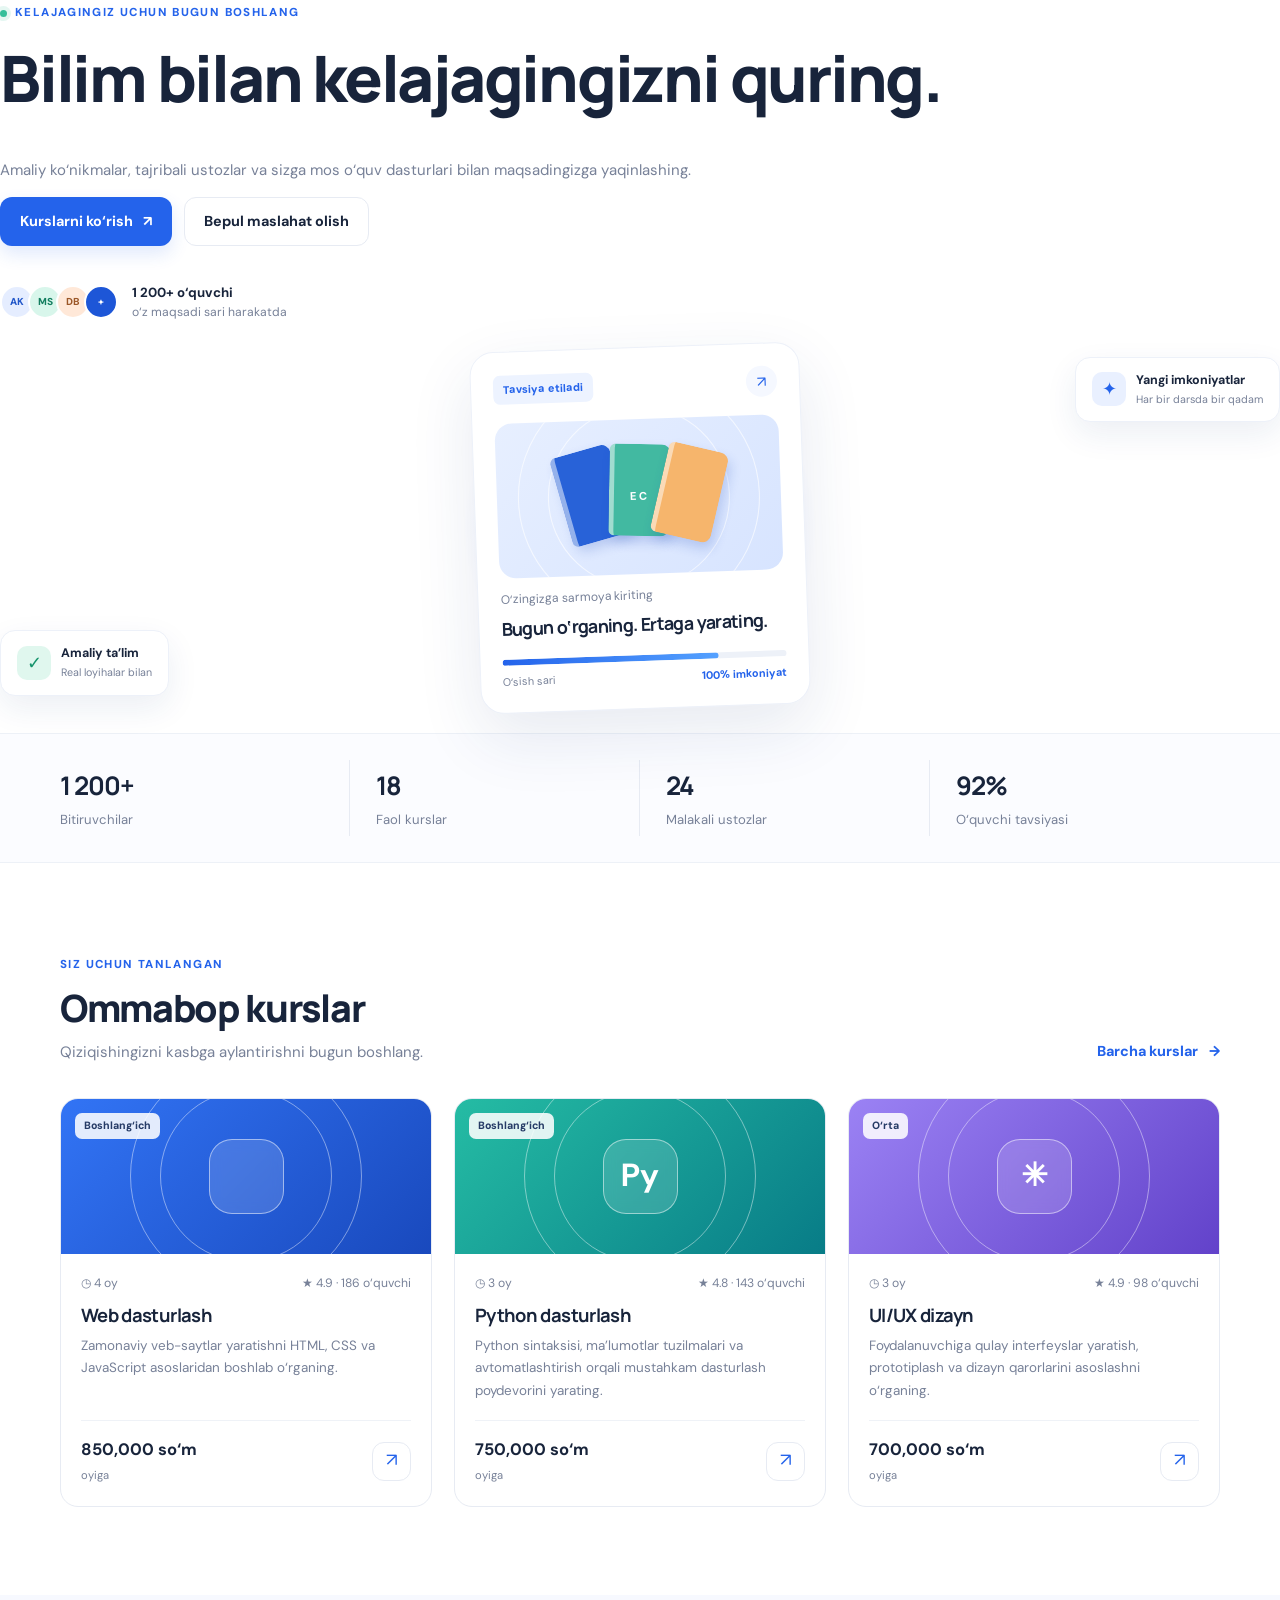
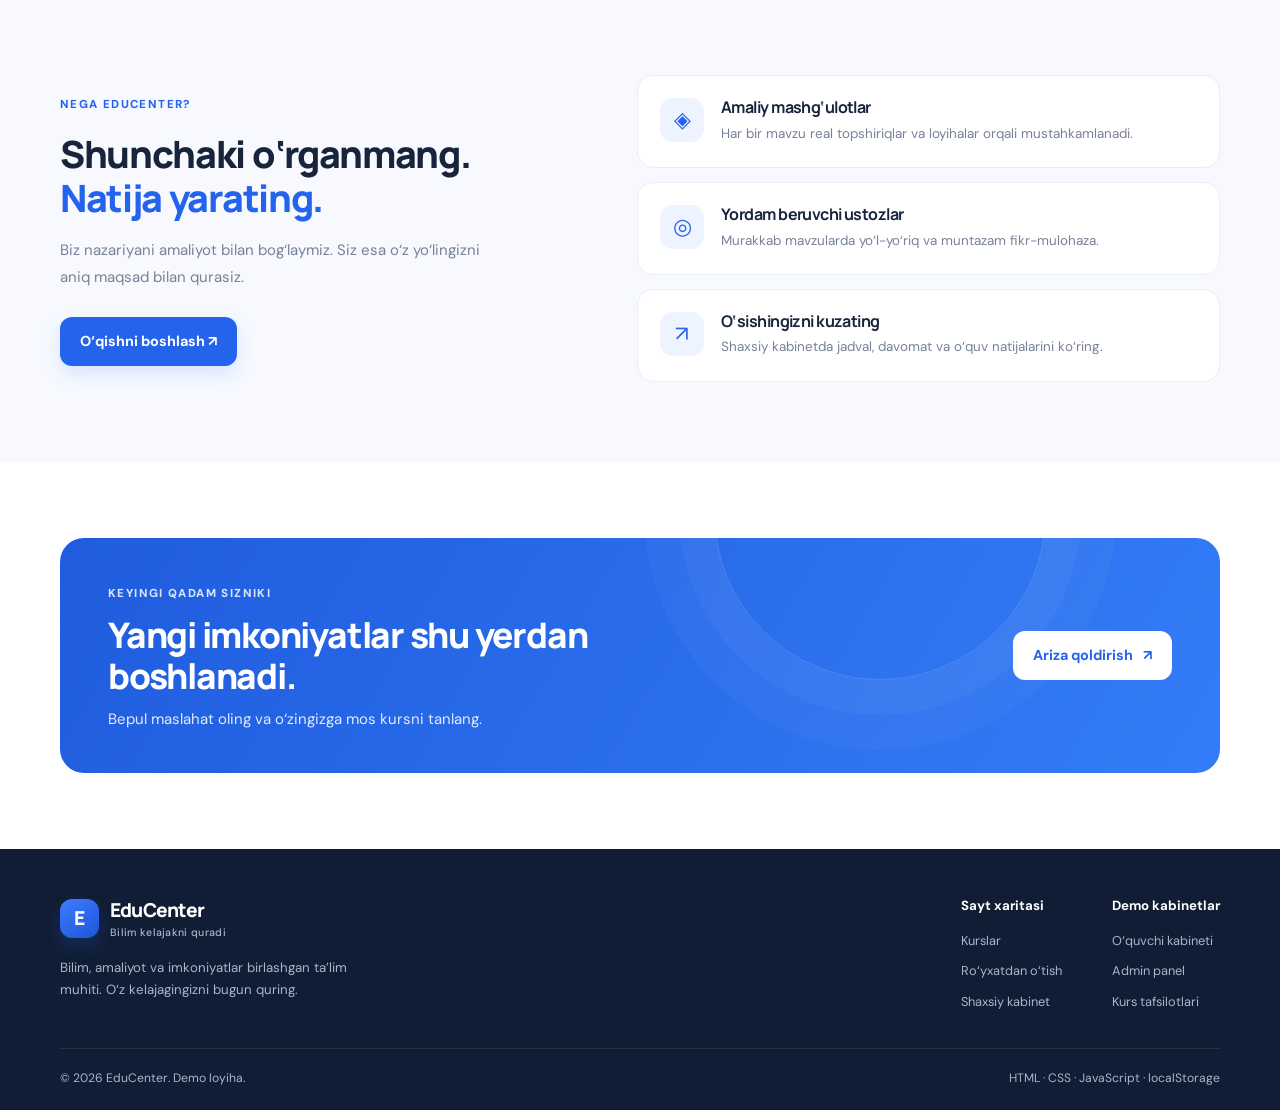
<file: index.html>
<!doctype html>
<html lang="uz">
<head>
  <meta charset="utf-8"><meta name="viewport" content="width=device-width, initial-scale=1">
  <title>EduCenter — Bilim kelajakni quradi</title>
  <link rel="stylesheet" href="css/style.css">
</head>
<body data-page="home">
  
        <span class="eyebrow"><span class="dot"></span> Kelajagingiz uchun bugun boshlang</span>
        <h1>Bilim bilan <span>kelajagingizni</span> quring.</h1>
        <p>Amaliy ko‘nikmalar, tajribali ustozlar va sizga mos o‘quv dasturlari bilan maqsadingizga yaqinlashing.</p>
        <div class="hero-actions"><a class="btn btn-primary" href="courses.html">Kurslarni ko‘rish <span>↗</span></a><a class="btn btn-light" href="register.html">Bepul maslahat olish</a></div>
        <div class="hero-proof"><div class="avatar-stack"><span>AK</span><span>MS</span><span>DB</span><span>+</span></div><div><strong>1 200+ o‘quvchi</strong><small>o‘z maqsadi sari harakatda</small></div></div>
      </div>
      <div class="hero-art">
        <div class="art-glow"></div><div class="floating-card card-top"><span class="mini-icon">✦</span><div><strong>Yangi imkoniyatlar</strong><small>Har bir darsda bir qadam</small></div></div>
        <div class="learning-card"><div class="learning-top"><span class="tag">Tavsiya etiladi</span><span class="round-icon">↗</span></div><div class="book-illustration"><div class="book book-one"></div><div class="book book-two"></div><div class="book book-three"></div><span>EC</span></div><p class="muted">O‘zingizga sarmoya kiriting</p><h3>Bugun o‘rganing. Ertaga yarating.</h3><div class="progress-line"><span></span></div><div class="progress-label"><span>O‘sish sari</span><strong>100% imkoniyat</strong></div></div>
        <div class="floating-card card-bottom"><span class="check-icon">✓</span><div><strong>Amaliy ta’lim</strong><small>Real loyihalar bilan</small></div></div>
      </div>
    </section>
    <section class="stats-strip"><div class="container stats-grid"><div><strong>1 200+</strong><span>Bitiruvchilar</span></div><div><strong>18</strong><span>Faol kurslar</span></div><div><strong>24</strong><span>Malakali ustozlar</span></div><div><strong>92%</strong><span>O‘quvchi tavsiyasi</span></div></div></section>
    <section class="section container"><div class="section-heading"><div><span class="eyebrow">Siz uchun tanlangan</span><h2>Ommabop kurslar</h2><p>Qiziqishingizni kasbga aylantirishni bugun boshlang.</p></div><a class="text-link" href="courses.html">Barcha kurslar <span>→</span></a></div><div class="course-grid" id="featured-courses"></div></section>
    <section class="why-section"><div class="container why-grid"><div><span class="eyebrow">Nega EduCenter?</span><h2>Shunchaki o‘rganmang.<br><span>Natija yarating.</span></h2><p class="muted">Biz nazariyani amaliyot bilan bog‘laymiz. Siz esa o‘z yo‘lingizni aniq maqsad bilan qurasiz.</p><a class="btn btn-primary" href="register.html">O‘qishni boshlash ↗</a></div><div class="benefit-list"><article class="benefit"><span class="benefit-icon">◈</span><div><h3>Amaliy mashg‘ulotlar</h3><p>Har bir mavzu real topshiriqlar va loyihalar orqali mustahkamlanadi.</p></div></article><article class="benefit"><span class="benefit-icon">◎</span><div><h3>Yordam beruvchi ustozlar</h3><p>Murakkab mavzularda yo‘l-yo‘riq va muntazam fikr-mulohaza.</p></div></article><article class="benefit"><span class="benefit-icon">↗</span><div><h3>O‘sishingizni kuzating</h3><p>Shaxsiy kabinetda jadval, davomat va o‘quv natijalarini ko‘ring.</p></div></article></div></div></section>
    <section class="cta container"><div><span class="eyebrow light-eyebrow">Keyingi qadam sizniki</span><h2>Yangi imkoniyatlar shu yerdan boshlanadi.</h2><p>Bepul maslahat oling va o‘zingizga mos kursni tanlang.</p></div><a class="btn btn-white" href="register.html">Ariza qoldirish <span>↗</span></a></section>
  </main>
  <div id="site-footer"></div>
  <script src="js/data.js"></script><script src="js/app.js"></script><script src="js/home.js"></script>
</body></html>
</file>
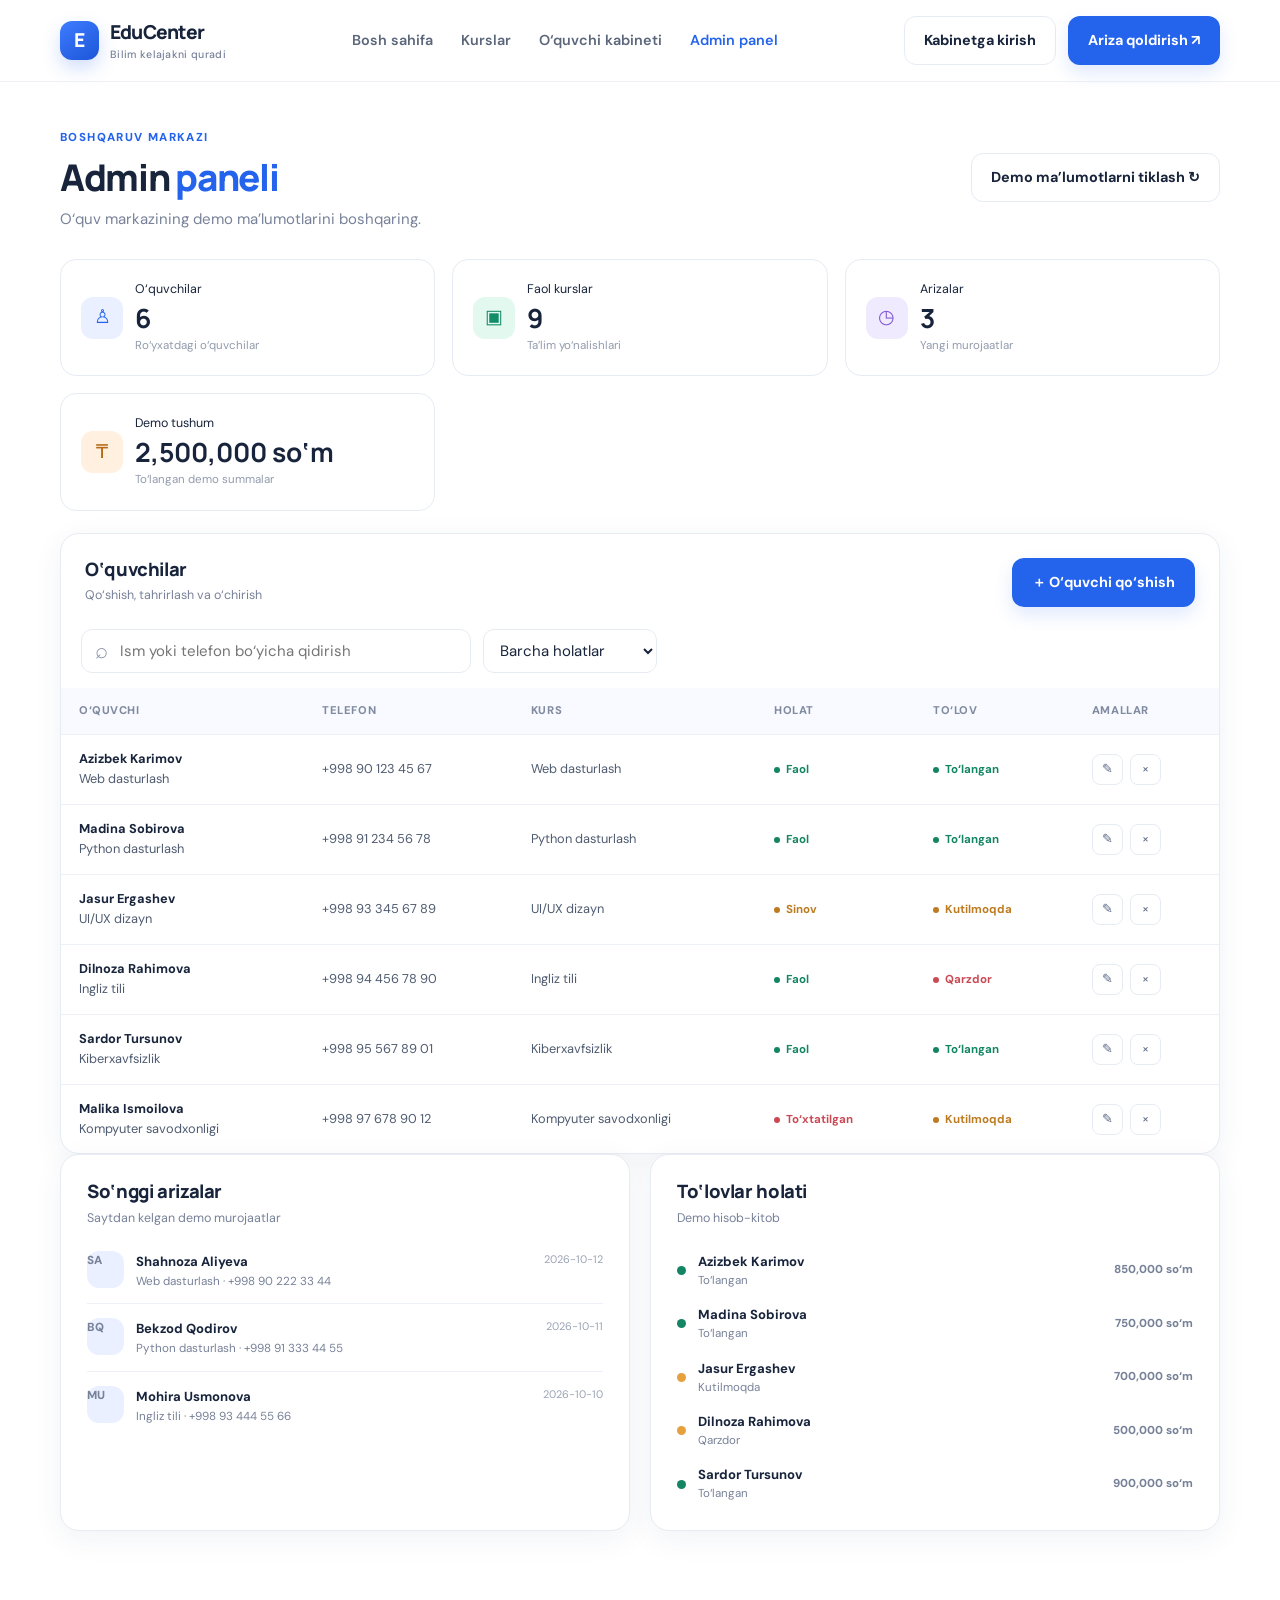
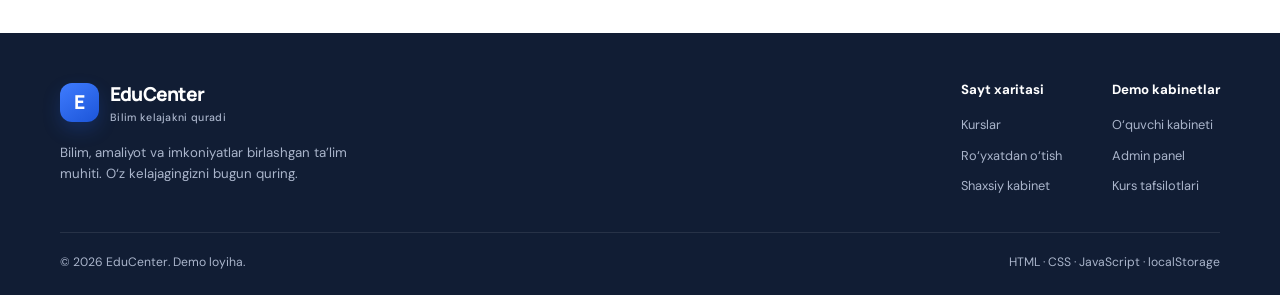
<file: admin.html>
<!doctype html><html lang="uz"><head><meta charset="utf-8"><meta name="viewport" content="width=device-width, initial-scale=1"><title>Admin panel — EduCenter</title><link rel="stylesheet" href="css/style.css"></head><body data-page="admin"><div id="site-header"></div><main class="container dashboard-main"><div class="dashboard-welcome"><div><span class="eyebrow">Boshqaruv markazi</span><h1>Admin <span>paneli</span></h1><p class="muted">O‘quv markazining demo ma’lumotlarini boshqaring.</p></div><button id="reset-demo" class="btn btn-light">Demo ma’lumotlarni tiklash ↻</button></div><div class="metric-grid"><article class="metric-card"><span class="metric-icon blue">♙</span><span class="muted">O‘quvchilar</span><strong id="admin-students">0</strong><small>Ro‘yxatdagi o‘quvchilar</small></article><article class="metric-card"><span class="metric-icon green">▣</span><span class="muted">Faol kurslar</span><strong id="admin-courses">0</strong><small>Ta’lim yo‘nalishlari</small></article><article class="metric-card"><span class="metric-icon purple">◷</span><span class="muted">Arizalar</span><strong id="admin-applications">0</strong><small>Yangi murojaatlar</small></article><article class="metric-card"><span class="metric-icon orange">₸</span><span class="muted">Demo tushum</span><strong id="admin-revenue">0</strong><small>To‘langan demo summalar</small></article></div><section class="panel table-panel"><div class="panel-heading admin-heading"><div><h2>O‘quvchilar</h2><p class="muted">Qo‘shish, tahrirlash va o‘chirish</p></div><button id="add-student" class="btn btn-primary">＋ O‘quvchi qo‘shish</button></div><div class="filter-bar compact"><label class="search-box"><span>⌕</span><input id="student-search" placeholder="Ism yoki telefon bo‘yicha qidirish"></label><select id="student-status-filter"><option value="all">Barcha holatlar</option><option value="Faol">Faol</option><option value="Sinov">Sinov</option><option value="To‘xtatilgan">To‘xtatilgan</option></select></div><div class="table-scroll"><table><thead><tr><th>O‘quvchi</th><th>Telefon</th><th>Kurs</th><th>Holat</th><th>To‘lov</th><th>Amallar</th></tr></thead><tbody id="admin-student-rows"></tbody></table></div><div id="admin-empty" class="empty-inline hidden">Hozircha mos o‘quvchi topilmadi.</div></section><div class="dashboard-columns"><section class="panel"><div class="panel-heading"><div><h2>So‘nggi arizalar</h2><p class="muted">Saytdan kelgan demo murojaatlar</p></div></div><div id="admin-app-list" class="application-list"></div></section><section class="panel"><div class="panel-heading"><div><h2>To‘lovlar holati</h2><p class="muted">Demo hisob-kitob</p></div></div><div id="admin-payment-list" class="payment-list"></div></section></div></main><dialog id="student-dialog" class="modal"><form id="student-form" method="dialog"><div class="modal-heading"><div><span class="eyebrow">O‘quvchi ma’lumotlari</span><h2 id="student-modal-title">O‘quvchi qo‘shish</h2></div><button type="button" class="icon-button" id="close-student-dialog" aria-label="Yopish">×</button></div><input type="hidden" name="id"><label>To‘liq ism<input name="name" required minlength="3" placeholder="Masalan, Ali Valiyev"></label><label>Telefon<input name="phone" required placeholder="+998 90 123 45 67"></label><label>Kurs<select name="courseId" id="admin-course-select" required></select></label><div class="form-row"><label>Holat<select name="status"><option>Faol</option><option>Sinov</option><option>To‘xtatilgan</option></select></label><label>To‘lov holati<select name="payment"><option value="paid">To‘langan</option><option value="pending">Kutilmoqda</option><option value="debt">Qarzdor</option></select></label></div><div class="modal-actions"><button type="button" class="btn btn-light" id="cancel-student-dialog">Bekor qilish</button><button type="submit" class="btn btn-primary">Saqlash</button></div></form></dialog><div id="site-footer"></div><script src="js/data.js"></script><script src="js/app.js"></script><script src="js/admin.js"></script></body></html>
</file>
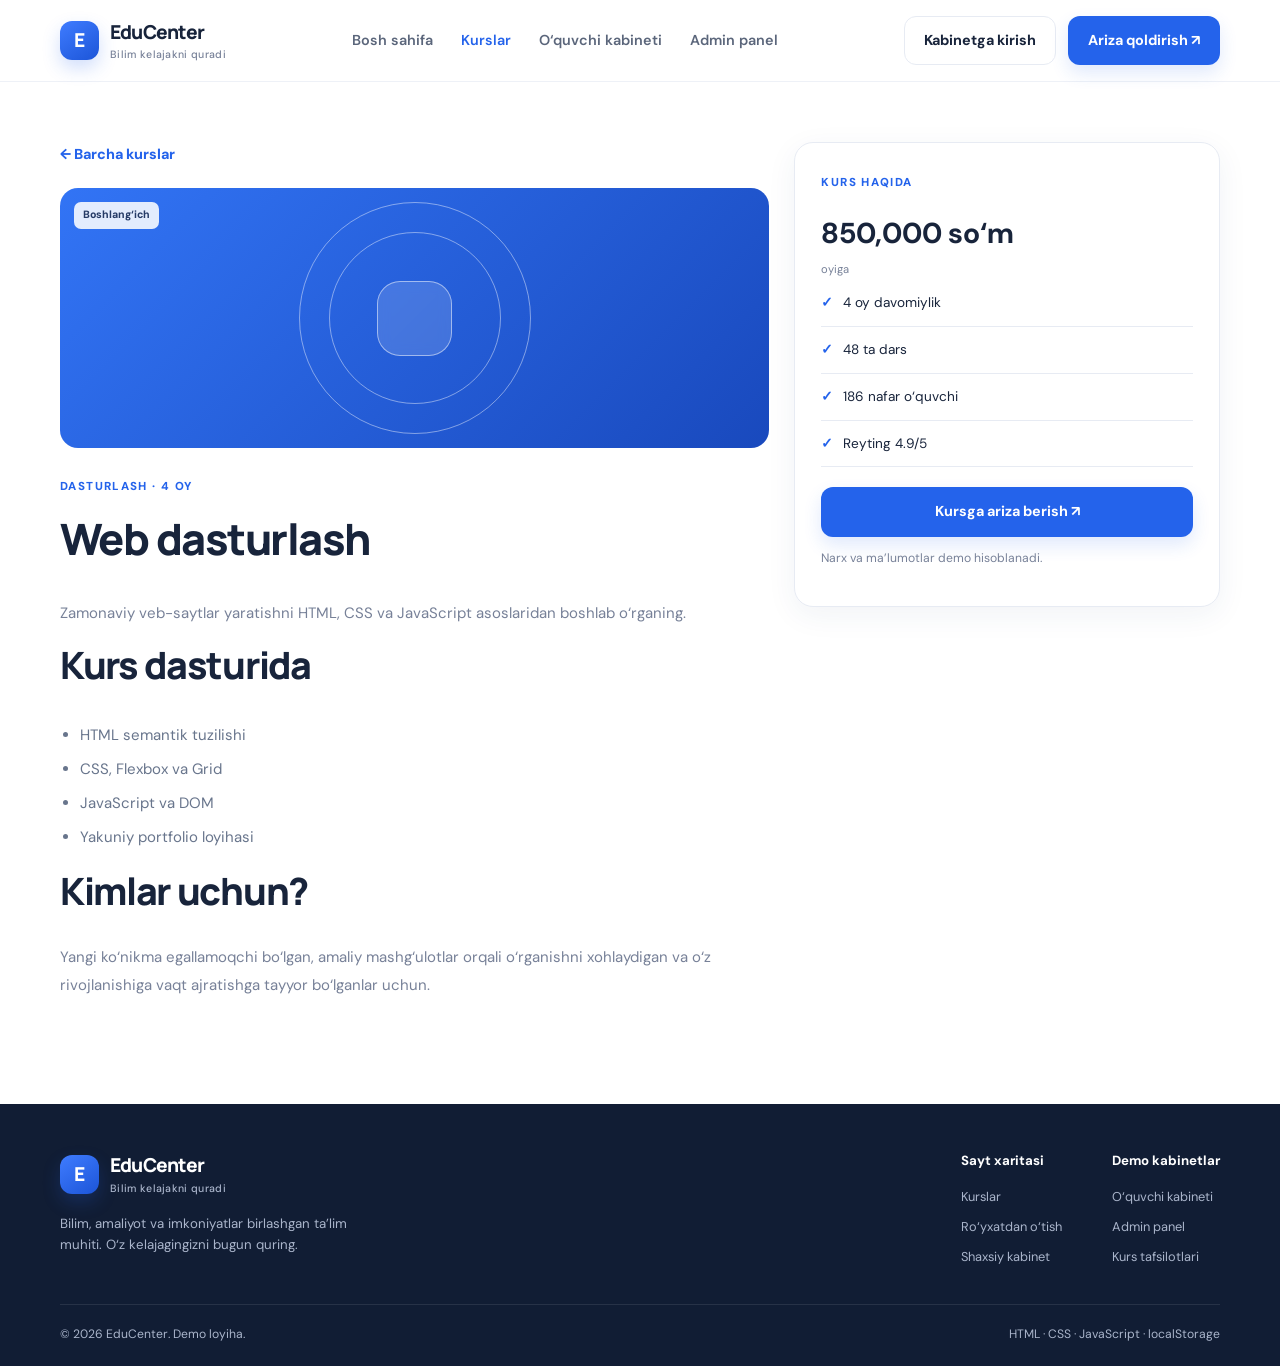
<file: course-detail.html>
<!doctype html><html lang="uz"><head><meta charset="utf-8"><meta name="viewport" content="width=device-width, initial-scale=1"><title>Kurs tafsilotlari — EduCenter</title><link rel="stylesheet" href="css/style.css"></head><body data-page="courses"><div id="site-header"></div><main class="container page-main" id="course-detail"><div class="loading-card">Kurs ma’lumotlari yuklanmoqda...</div></main><div id="site-footer"></div><script src="js/data.js"></script><script src="js/app.js"></script><script src="js/course-detail.js"></script></body></html>
</file>
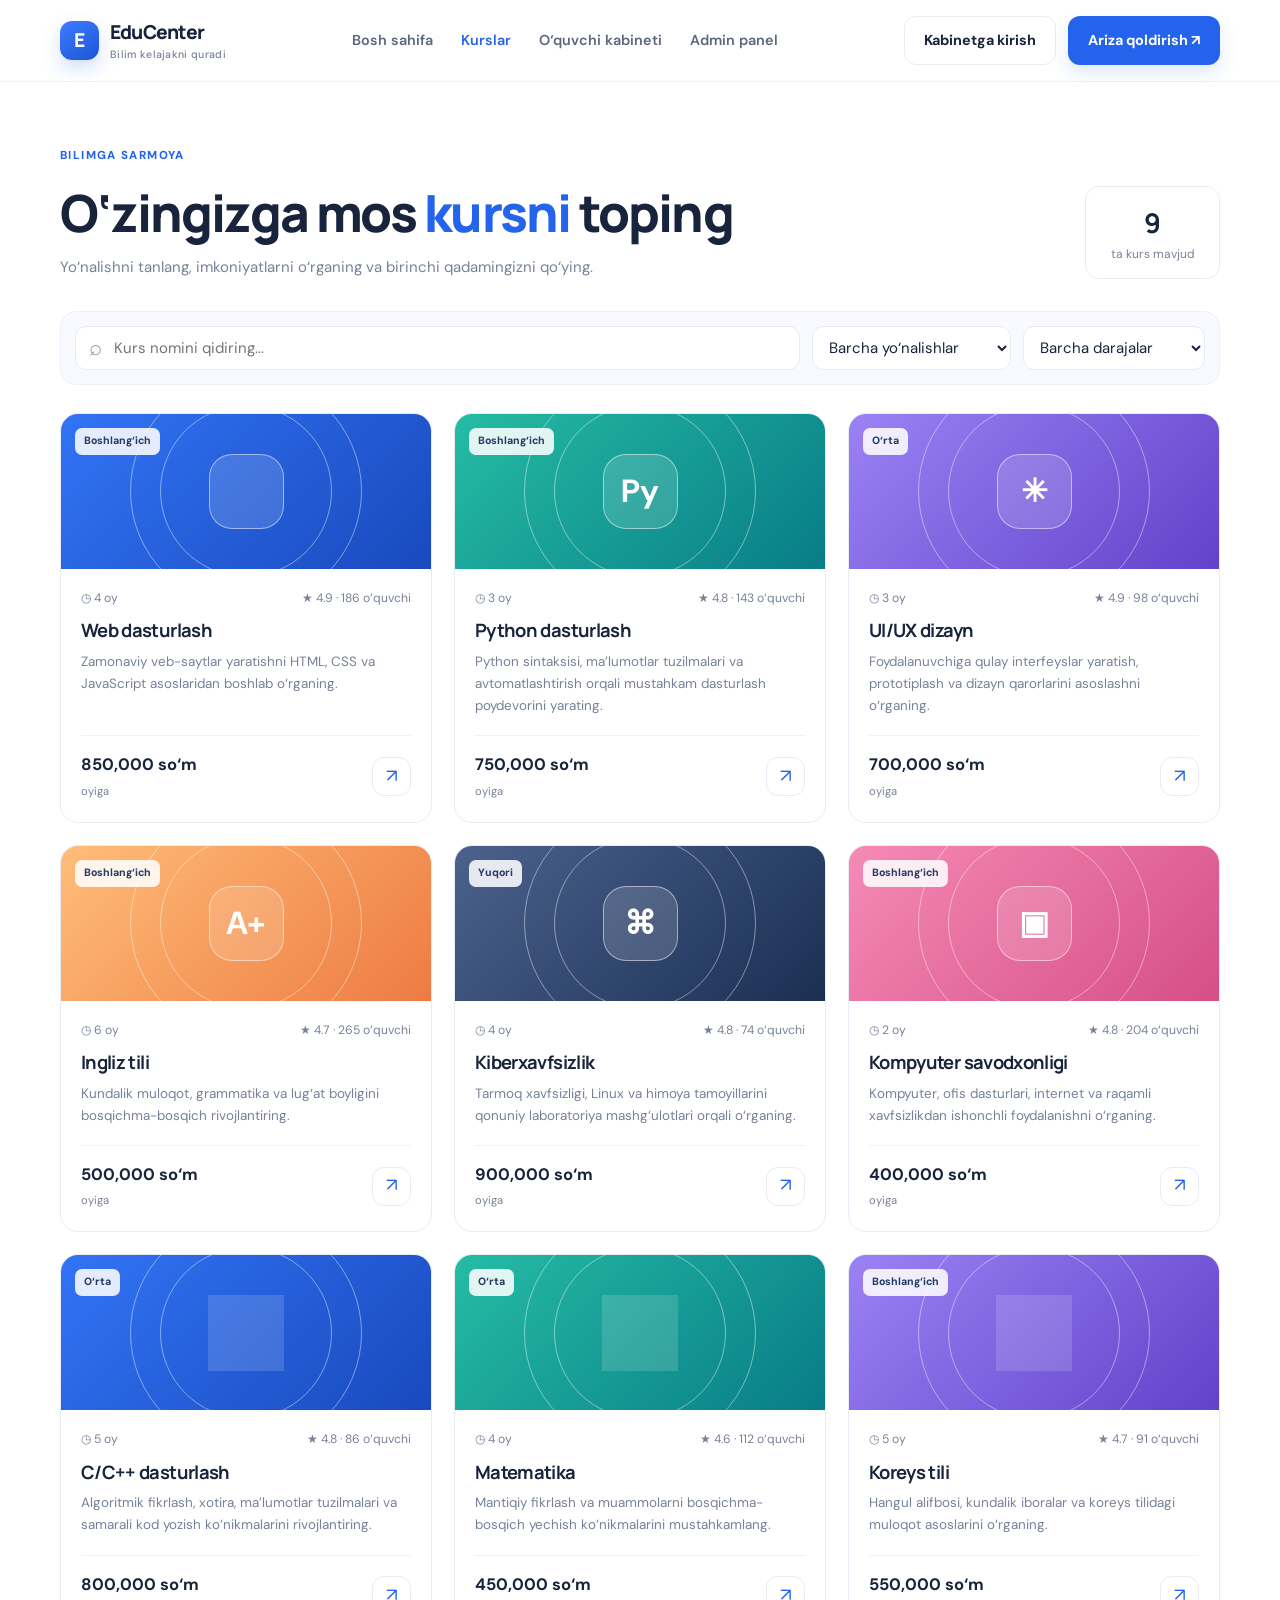
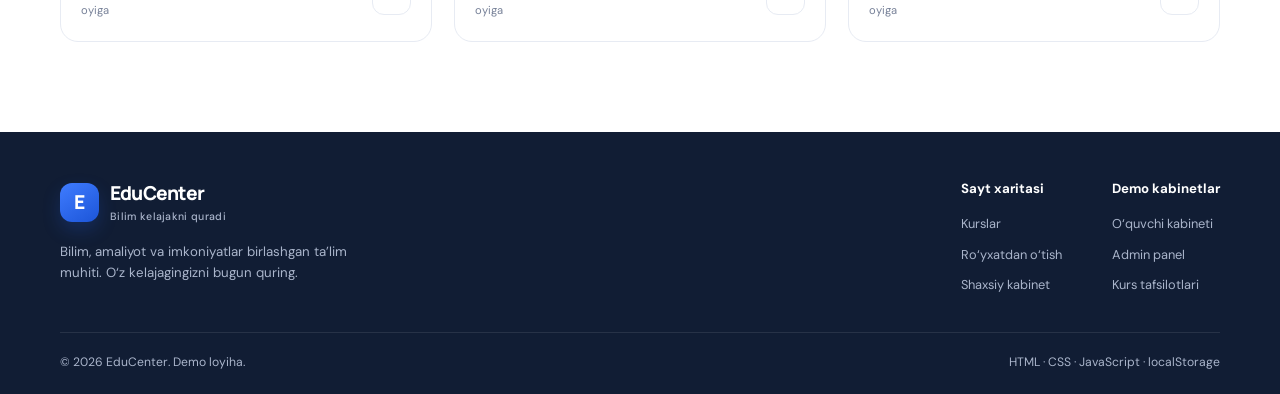
<file: courses.html>
<!doctype html><html lang="uz"><head><meta charset="utf-8"><meta name="viewport" content="width=device-width, initial-scale=1"><title>Kurslar — EduCenter</title><link rel="stylesheet" href="css/style.css"></head><body data-page="courses"><div id="site-header"></div><main class="container page-main"><div class="page-title"><div><span class="eyebrow">Bilimga sarmoya</span><h1>O‘zingizga mos <span>kursni</span> toping</h1><p>Yo‘nalishni tanlang, imkoniyatlarni o‘rganing va birinchi qadamingizni qo‘ying.</p></div><div class="page-stat"><strong id="course-count">0</strong><span>ta kurs mavjud</span></div></div><div class="filter-bar"><label class="search-box"><span>⌕</span><input id="course-search" placeholder="Kurs nomini qidiring..."></label><select id="category-filter" aria-label="Kategoriya"><option value="all">Barcha yo‘nalishlar</option></select><select id="level-filter" aria-label="Daraja"><option value="all">Barcha darajalar</option><option>Boshlang‘ich</option><option>O‘rta</option><option>Yuqori</option></select></div><div id="course-list" class="course-grid"></div><div id="empty-state" class="empty-state hidden"><span>⌕</span><h3>Kurs topilmadi</h3><p>Qidiruv so‘zini yoki filtrlarni o‘zgartirib ko‘ring.</p></div></main><div id="site-footer"></div><script src="js/data.js"></script><script src="js/app.js"></script><script src="js/courses.js"></script></body></html>
</file>
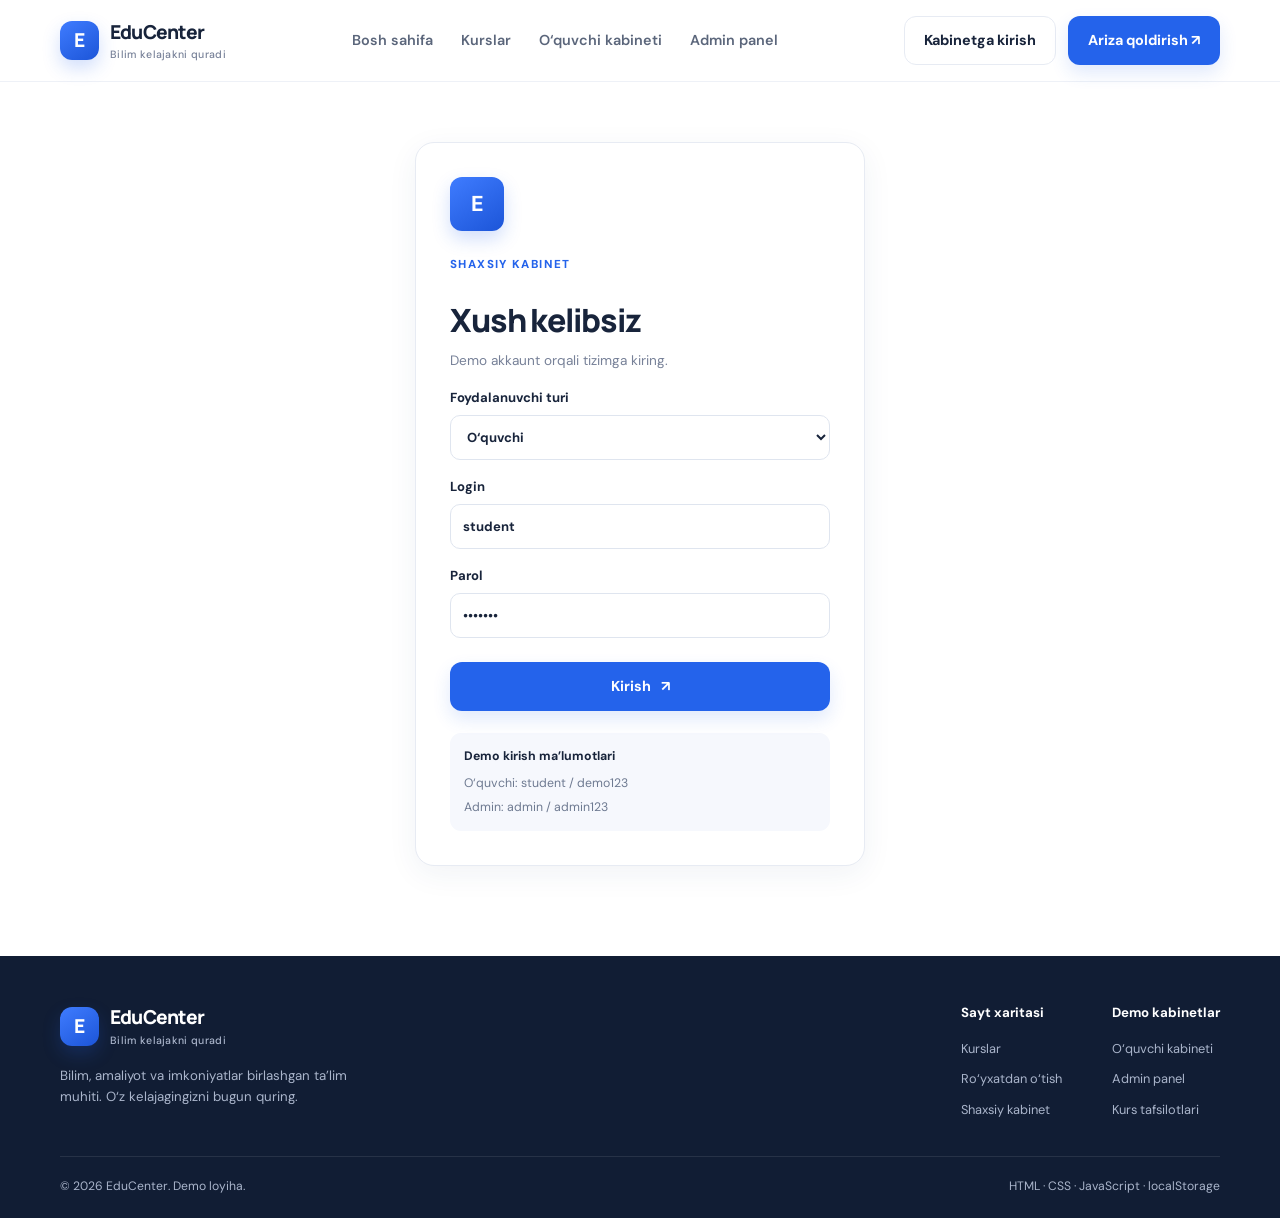
<file: login.html>
<!doctype html><html lang="uz"><head><meta charset="utf-8"><meta name="viewport" content="width=device-width, initial-scale=1"><title>Tizimga kirish — EduCenter</title><link rel="stylesheet" href="css/style.css"></head><body data-page="login"><div id="site-header"></div><main class="container page-main login-wrap"><form id="login-form" class="panel login-panel"><div class="brand-mark large">E</div><span class="eyebrow">Shaxsiy kabinet</span><h1>Xush kelibsiz</h1><p class="muted">Demo akkaunt orqali tizimga kiring.</p><label>Foydalanuvchi turi<select id="login-role"><option value="student">O‘quvchi</option><option value="admin">Administrator</option></select></label><label>Login<input id="login-name" required value="student" autocomplete="username"></label><label>Parol<input id="login-password" type="password" required value="demo123" autocomplete="current-password"></label><button class="btn btn-primary btn-full" type="submit">Kirish <span>↗</span></button><p id="login-feedback" class="form-feedback" role="status"></p><div class="demo-credentials"><strong>Demo kirish ma’lumotlari</strong><span>O‘quvchi: student / demo123</span><span>Admin: admin / admin123</span></div></form></main><div id="site-footer"></div><script src="js/data.js"></script><script src="js/app.js"></script><script src="js/auth.js"></script></body></html>
</file>
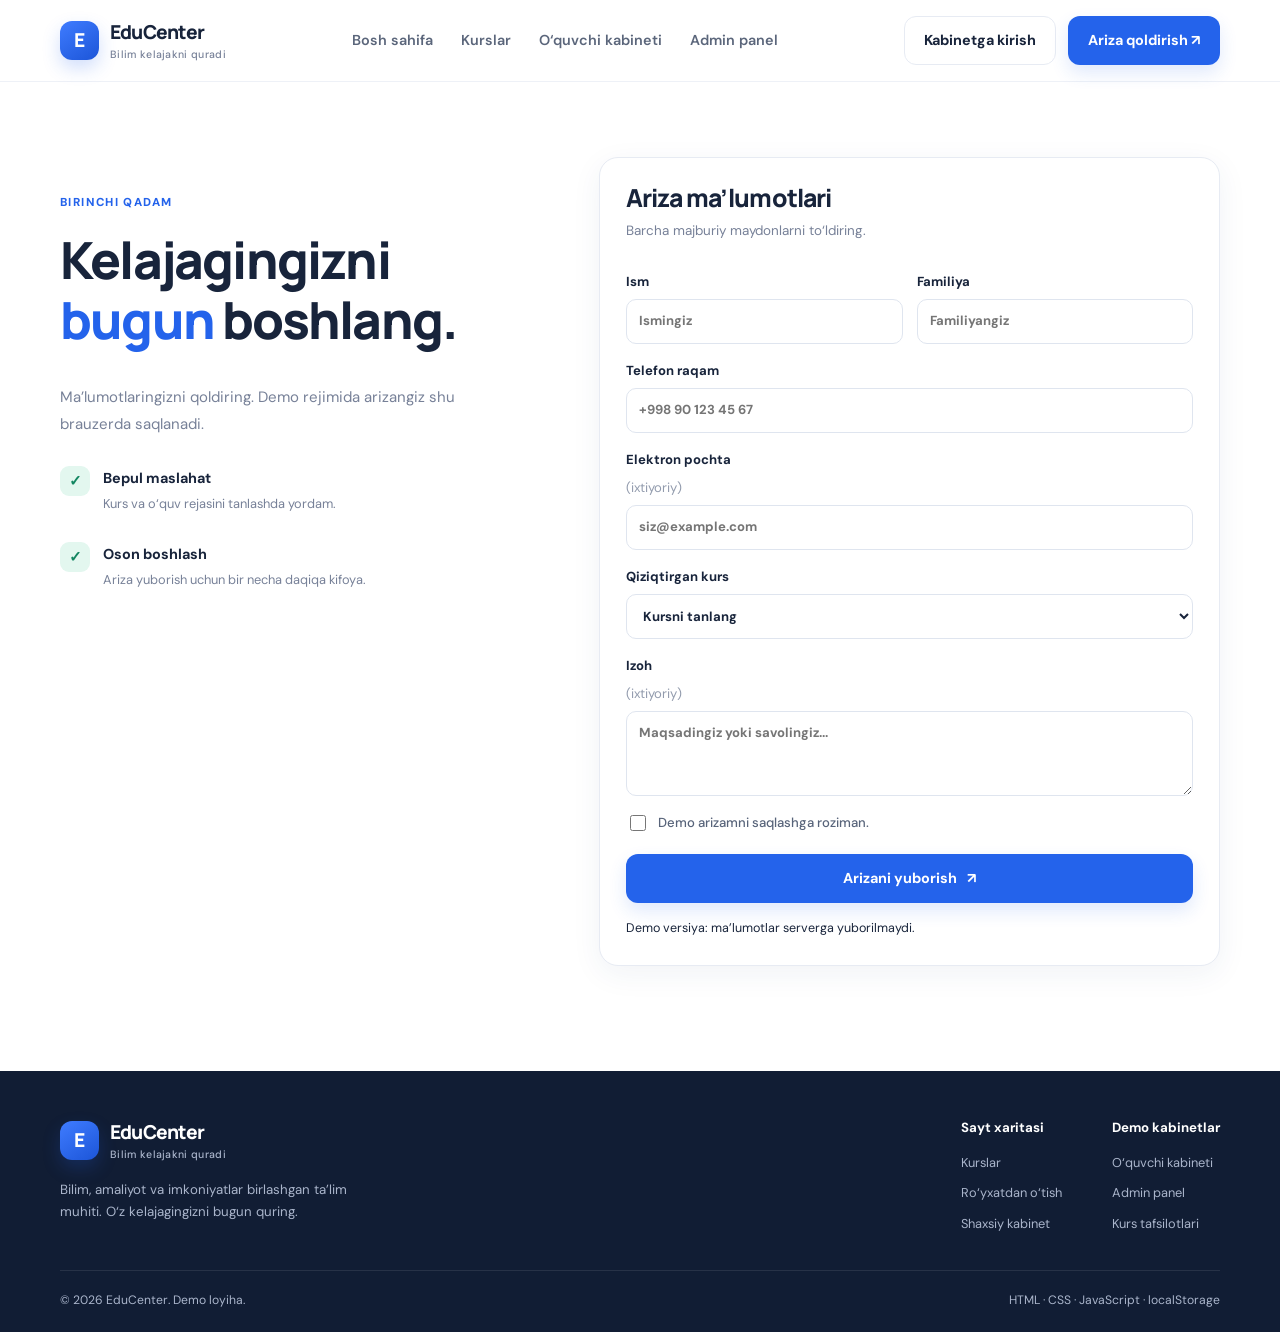
<file: register.html>
<!doctype html><html lang="uz"><head><meta charset="utf-8"><meta name="viewport" content="width=device-width, initial-scale=1"><title>Ariza qoldirish — EduCenter</title><link rel="stylesheet" href="css/style.css"></head><body data-page="register"><div id="site-header"></div><main class="container page-main"><div class="form-layout"><div class="form-intro"><span class="eyebrow">Birinchi qadam</span><h1>Kelajagingizni <span>bugun</span> boshlang.</h1><p>Ma’lumotlaringizni qoldiring. Demo rejimida arizangiz shu brauzerda saqlanadi.</p><div class="form-note"><span>✓</span><div><strong>Bepul maslahat</strong><p>Kurs va o‘quv rejasini tanlashda yordam.</p></div></div><div class="form-note"><span>✓</span><div><strong>Oson boshlash</strong><p>Ariza yuborish uchun bir necha daqiqa kifoya.</p></div></div></div><form id="register-form" class="panel form-panel"><h2>Ariza ma’lumotlari</h2><p class="muted">Barcha majburiy maydonlarni to‘ldiring.</p><div class="form-row"><label>Ism<input name="firstName" required minlength="2" placeholder="Ismingiz"></label><label>Familiya<input name="lastName" required minlength="2" placeholder="Familiyangiz"></label></div><label>Telefon raqam<input name="phone" required type="tel" placeholder="+998 90 123 45 67"></label><label>Elektron pochta <span class="optional">(ixtiyoriy)</span><input name="email" type="email" placeholder="siz@example.com"></label><label>Qiziqtirgan kurs<select name="courseId" id="register-course" required><option value="">Kursni tanlang</option></select></label><label>Izoh <span class="optional">(ixtiyoriy)</span><textarea name="message" rows="3" placeholder="Maqsadingiz yoki savolingiz..."></textarea></label><label class="checkbox-label"><input type="checkbox" required> Demo arizamni saqlashga roziman.</label><button class="btn btn-primary btn-full" type="submit">Arizani yuborish <span>↗</span></button><p id="register-feedback" class="form-feedback" role="status"></p><small class="muted">Demo versiya: ma’lumotlar serverga yuborilmaydi.</small></form></div></main><div id="site-footer"></div><script src="js/data.js"></script><script src="js/app.js"></script><script src="js/register.js"></script></body></html>
</file>
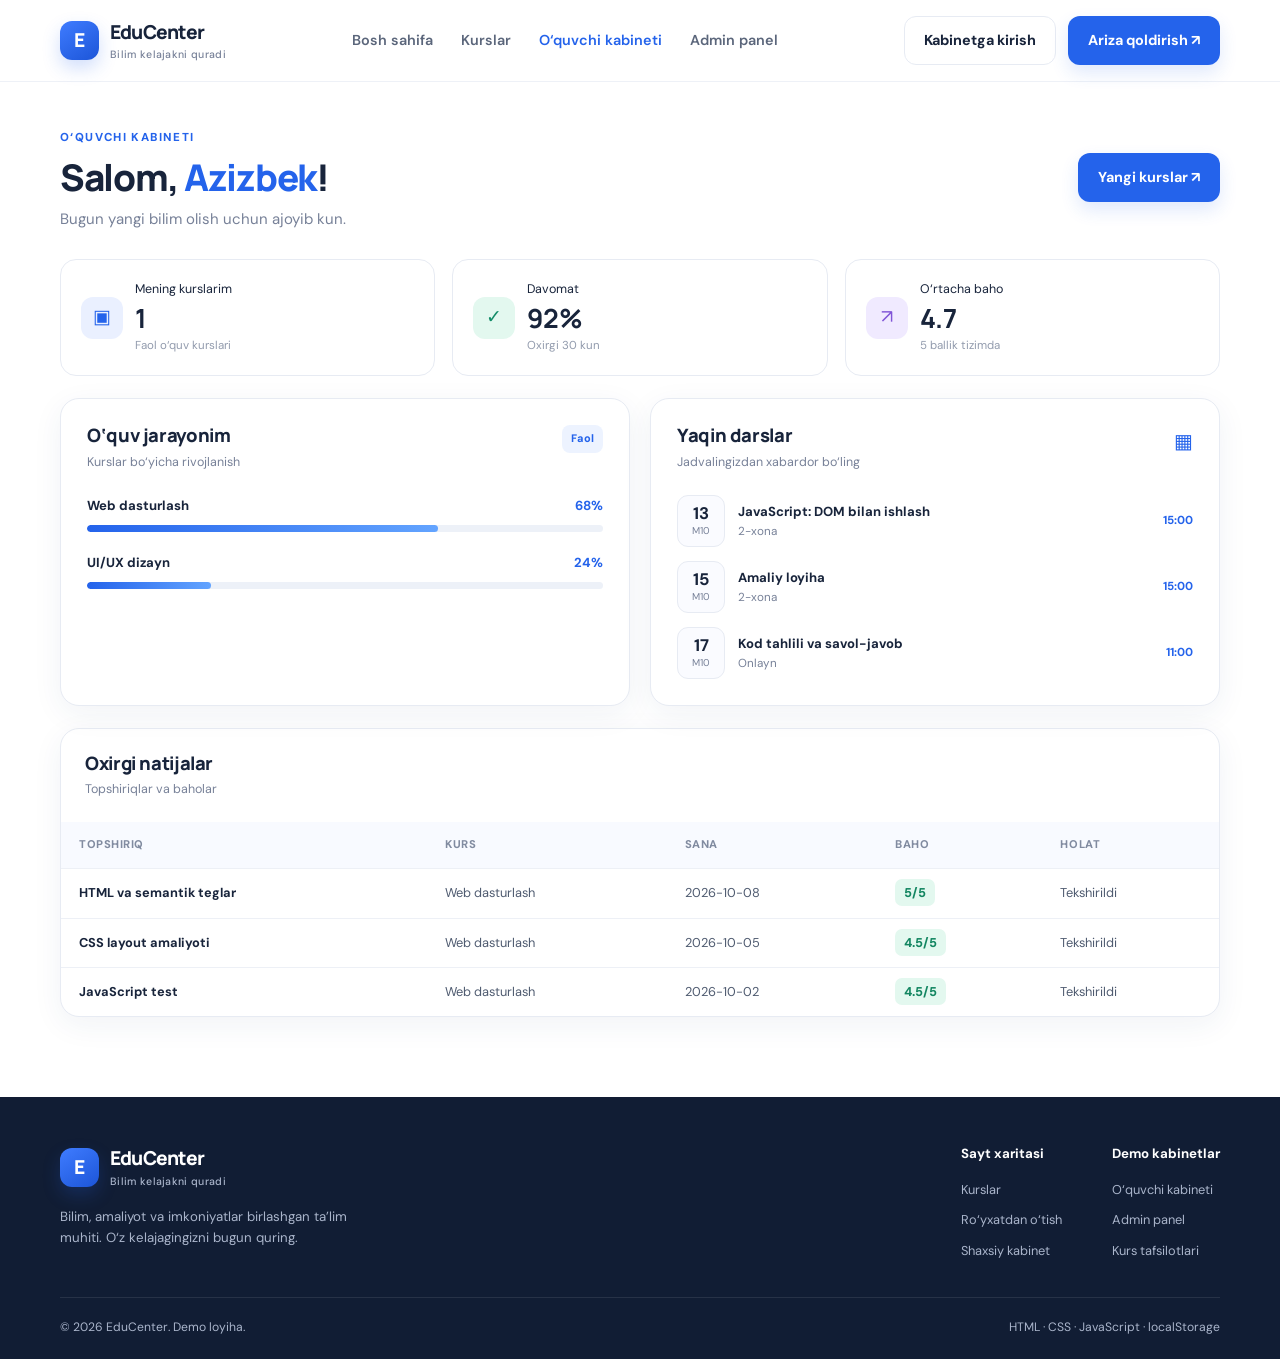
<file: student.html>
<!doctype html><html lang="uz"><head><meta charset="utf-8"><meta name="viewport" content="width=device-width, initial-scale=1"><title>O‘quvchi kabineti — EduCenter</title><link rel="stylesheet" href="css/style.css"></head><body data-page="student"><div id="site-header"></div><main class="container dashboard-main"><div class="dashboard-welcome"><div><span class="eyebrow">O‘quvchi kabineti</span><h1>Salom, <span id="student-name">Azizbek</span>!</h1><p class="muted">Bugun yangi bilim olish uchun ajoyib kun.</p></div><a class="btn btn-primary" href="courses.html">Yangi kurslar ↗</a></div><div class="metric-grid"><article class="metric-card"><span class="metric-icon blue">▣</span><span class="muted">Mening kurslarim</span><strong id="student-courses">2</strong><small>Faol o‘quv kurslari</small></article><article class="metric-card"><span class="metric-icon green">✓</span><span class="muted">Davomat</span><strong id="student-attendance">92%</strong><small>Oxirgi 30 kun</small></article><article class="metric-card"><span class="metric-icon purple">↗</span><span class="muted">O‘rtacha baho</span><strong id="student-grade">4.7</strong><small>5 ballik tizimda</small></article></div><div class="dashboard-columns"><section class="panel"><div class="panel-heading"><div><h2>O‘quv jarayonim</h2><p class="muted">Kurslar bo‘yicha rivojlanish</p></div><span class="pill pill-blue">Faol</span></div><div id="student-progress" class="progress-list"></div></section><section class="panel"><div class="panel-heading"><div><h2>Yaqin darslar</h2><p class="muted">Jadvalingizdan xabardor bo‘ling</p></div><span class="panel-icon">▦</span></div><div id="student-schedule" class="schedule-list"></div></section></div><section class="panel table-panel"><div class="panel-heading"><div><h2>Oxirgi natijalar</h2><p class="muted">Topshiriqlar va baholar</p></div></div><div class="table-scroll"><table><thead><tr><th>Topshiriq</th><th>Kurs</th><th>Sana</th><th>Baho</th><th>Holat</th></tr></thead><tbody id="student-grades"></tbody></table></div></section></main><div id="site-footer"></div><script src="js/data.js"></script><script src="js/app.js"></script><script src="js/student.js"></script></body></html>
</file>
<file: css/style.css>
@import url('https://fonts.googleapis.com/css2?family=DM+Sans:wght@400;500;600;700&family=Manrope:wght@400;500;600;700;800&display=swap');
:root{--blue:#2463eb;--blue-dark:#1747b8;--navy:#14213d;--ink:#18243b;--muted:#778198;--line:#e7ebf3;--soft:#f5f8ff;--white:#fff;--green:#168568;--shadow:0 18px 50px rgba(29,55,105,.08);--radius:20px}*{box-sizing:border-box}html{scroll-behavior:smooth}body{margin:0;background:#fff;color:var(--ink);font-family:'DM Sans',sans-serif;font-size:15px;line-height:1.6}h1,h2,h3,h4,p{margin-top:0}h1,h2,h3{font-family:Manrope,sans-serif;letter-spacing:-.035em;line-height:1.16}h1{font-size:clamp(2.4rem,5vw,4.3rem);font-weight:800}h2{font-size:clamp(1.7rem,3vw,2.35rem);font-weight:800}h3{font-size:1.15rem}p{color:var(--muted)}a{color:inherit;text-decoration:none}button,input,select,textarea{font:inherit}button,a,select{ -webkit-tap-highlight-color:transparent}button{cursor:pointer}.container{width:min(1160px,calc(100% - 44px));margin-inline:auto}.site-header{height:82px;border-bottom:1px solid #eef1f7;background:rgba(255,255,255,.94);position:sticky;top:0;z-index:20;backdrop-filter:blur(16px)}.nav-wrap{height:100%;display:flex;align-items:center;justify-content:space-between;gap:24px}.brand{display:inline-flex;align-items:center;gap:11px;font-family:Manrope,sans-serif;font-weight:800;font-size:1.2rem;letter-spacing:-.04em}.brand-mark{display:grid;place-items:center;width:39px;height:39px;border-radius:12px;background:linear-gradient(145deg,#3f7cff,#1c55d8);color:white;font-weight:800;box-shadow:0 8px 18px #2463eb36}.brand-mark.large{width:54px;height:54px;font-size:1.35rem;margin-bottom:20px}.brand small{display:block;font-family:'DM Sans',sans-serif;font-size:.66rem;color:var(--muted);font-weight:500;letter-spacing:.03em}.nav-links{display:flex;align-items:center;gap:28px}.nav-links a{font-size:.9rem;font-weight:600;color:#5b667b;transition:.2s}.nav-links a:hover,.nav-links a.active{color:var(--blue)}.nav-actions{display:flex;align-items:center;gap:12px}.mobile-menu{display:none;border:0;background:var(--soft);border-radius:10px;padding:8px 12px;font-size:1.2rem}.btn{border:1px solid transparent;border-radius:12px;min-height:46px;padding:12px 19px;display:inline-flex;align-items:center;justify-content:center;gap:10px;font-weight:700;font-size:.9rem;transition:transform .2s,box-shadow .2s,background .2s}.btn:hover{transform:translateY(-2px)}.btn-primary{background:var(--blue);color:white;box-shadow:0 8px 18px #2463eb24}.btn-primary:hover{background:var(--blue-dark);box-shadow:0 10px 24px #2463eb36}.btn-light{background:white;border-color:var(--line);color:var(--ink)}.btn-light:hover{background:var(--soft)}.btn-white{background:white;color:var(--blue)}.btn-full{width:100%}.hero{min-height:560px;display:grid;grid-template-columns:1.05fr .95fr;align-items:center;gap:70px;padding-block:72px 78px}.eyebrow{display:inline-flex;align-items:center;gap:8px;text-transform:uppercase;letter-spacing:.12em;font-size:.72rem;font-weight:800;color:var(--blue);margin-bottom:18px}.dot{width:7px;height:7px;background:#35bf9a;border-radius:50%;box-shadow:0 0 0 4px #35bf9a20}.hero h1{max-width:620px;margin-bottom:22px}.hero h1 span,.page-title h1 span,.form-intro h1 span,.dashboard-welcome h1 span{color:var(--blue)}.hero-copy>p{font-size:1.06rem;max-width:500px;line-height:1.85;margin-bottom:28px}.hero-actions{display:flex;gap:12px;flex-wrap:wrap}.hero-proof{display:flex;align-items:center;gap:14px;margin-top:36px}.avatar-stack{display:flex;padding-left:6px}.avatar-stack span{display:grid;place-items:center;width:34px;height:34px;margin-left:-6px;border:2px solid white;border-radius:50%;background:#e5edff;color:#2257c9;font-size:.63rem;font-weight:800}.avatar-stack span:nth-child(2){background:#d8f6eb;color:#137e5f}.avatar-stack span:nth-child(3){background:#ffe8d8;color:#9b5728}.avatar-stack span:nth-child(4){background:#1d56d7;color:#fff}.hero-proof strong,.hero-proof small{display:block}.hero-proof strong{font-size:.83rem}.hero-proof small{font-size:.76rem;color:var(--muted)}.hero-art{min-height:410px;position:relative;display:grid;place-items:center}.art-glow{position:absolute;width:350px;height:350px;background:radial-gradient(circle,#d9e6ff 0%,#eef4ff 45%,transparent 72%);border-radius:50%}.learning-card{position:relative;z-index:2;background:white;border:1px solid #edf1f9;border-radius:24px;width:min(330px,82%);padding:22px;box-shadow:0 24px 65px #193b7d1b;transform:rotate(-2deg)}.learning-top{display:flex;align-items:center;justify-content:space-between}.tag{background:#edf3ff;color:var(--blue);font-size:.68rem;font-weight:800;padding:6px 10px;border-radius:7px}.round-icon{width:31px;height:31px;border-radius:50%;display:grid;place-items:center;background:var(--soft);color:var(--blue)}.book-illustration{height:155px;margin:18px 0 12px;border-radius:17px;background:linear-gradient(135deg,#e7efff,#d7e4ff);display:flex;align-items:center;justify-content:center;position:relative;overflow:hidden}.book-illustration:before,.book-illustration:after{content:"";position:absolute;border:1px solid #ffffffa8;border-radius:50%;width:180px;height:180px}.book-illustration:after{width:240px;height:240px}.book{height:92px;width:61px;border-radius:6px 9px 9px 6px;box-shadow:4px 6px 12px #1747b833;position:relative;z-index:1;border-left:5px solid #ffffff80}.book-one{background:#2862d8;transform:rotate(-14deg) translateX(13px)}.book-two{background:#42b9a1;transform:rotate(3deg) translateY(-7px)}.book-three{background:#f6b56c;transform:rotate(15deg) translateX(-11px)}.book-illustration>span{position:absolute;z-index:2;color:white;font-size:.7rem;font-weight:800;letter-spacing:.1em}.learning-card .muted{font-size:.76rem;margin-bottom:7px}.learning-card h3{font-size:1.12rem;line-height:1.4;margin-bottom:17px}.progress-line{height:6px;background:#edf1f8;border-radius:8px;overflow:hidden}.progress-line span{display:block;width:76%;height:100%;background:linear-gradient(90deg,#2463eb,#54a1ff);border-radius:8px}.progress-label{display:flex;justify-content:space-between;margin-top:8px;font-size:.68rem;color:var(--muted)}.progress-label strong{color:var(--blue)}.floating-card{position:absolute;z-index:3;display:flex;align-items:center;gap:10px;background:white;border:1px solid #edf1f9;padding:13px 16px;border-radius:15px;box-shadow:0 12px 32px #193b7d15}.floating-card strong,.floating-card small{display:block}.floating-card strong{font-size:.78rem}.floating-card small{font-size:.67rem;color:var(--muted)}.card-top{top:34px;right:0}.card-bottom{bottom:37px;left:0}.mini-icon,.check-icon{width:34px;height:34px;border-radius:10px;display:grid;place-items:center;background:#e9f0ff;color:var(--blue);font-size:1.1rem}.check-icon{background:#e0f7ee;color:#15936b}.stats-strip{border-block:1px solid #edf1f7;background:#fbfcff}.stats-grid{display:grid;grid-template-columns:repeat(4,1fr);padding-block:26px}.stats-grid>div{padding:6px 26px;border-right:1px solid var(--line);display:flex;flex-direction:column;gap:2px}.stats-grid>div:first-child{padding-left:0}.stats-grid>div:last-child{border:0}.stats-grid strong{font-family:Manrope,sans-serif;font-size:1.6rem;letter-spacing:-.04em}.stats-grid span{font-size:.82rem;color:var(--muted)}.section{padding-block:88px}.section-heading{display:flex;align-items:end;justify-content:space-between;gap:25px;margin-bottom:34px}.section-heading .eyebrow{margin-bottom:12px}.section-heading h2{margin-bottom:10px}.section-heading p{margin-bottom:0}.text-link{font-weight:800;color:var(--blue);font-size:.9rem;white-space:nowrap}.text-link span{margin-left:8px}.course-grid{display:grid;grid-template-columns:repeat(3,minmax(0,1fr));gap:22px}.course-card{border:1px solid var(--line);border-radius:18px;overflow:hidden;background:white;transition:transform .22s,box-shadow .22s;display:flex;flex-direction:column}.course-card:hover{transform:translateY(-5px);box-shadow:var(--shadow)}.course-art{height:155px;display:grid;place-items:center;position:relative;overflow:hidden}.course-art:before,.course-art:after{content:"";position:absolute;border:1px solid #ffffff70;border-radius:50%;width:170px;height:170px}.course-art:after{width:230px;height:230px}.course-art .course-symbol{z-index:1;display:grid;place-items:center;width:75px;height:75px;background:#ffffff25;border:1px solid #ffffff80;border-radius:23px;color:white;font-size:2rem;font-weight:700;backdrop-filter:blur(6px)}.art-blue{background:linear-gradient(135deg,#3274f5,#1949bd)}.art-teal{background:linear-gradient(135deg,#25bca4,#087c87)}.art-violet{background:linear-gradient(135deg,#9b82f4,#6242ca)}.art-orange{background:linear-gradient(135deg,#ffbd78,#ed7b42)}.art-pink{background:linear-gradient(135deg,#f58ab6,#d54f86)}.art-navy{background:linear-gradient(135deg,#4b628d,#1b2f53)}.course-art .course-level{position:absolute;top:14px;left:14px;z-index:2;background:#ffffffdd;color:#263b66;padding:5px 9px;border-radius:7px;font-size:.66rem;font-weight:800}.course-content{padding:20px;display:flex;flex-direction:column;flex:1}.course-meta{display:flex;justify-content:space-between;gap:10px;color:var(--muted);font-size:.76rem;margin-bottom:12px}.course-content h3{margin-bottom:9px}.course-content p{font-size:.84rem;line-height:1.65;margin-bottom:18px}.course-bottom{display:flex;align-items:center;justify-content:space-between;gap:12px;margin-top:auto;padding-top:15px;border-top:1px solid #eff2f7}.course-price strong{display:block;font-size:1.04rem;color:var(--ink)}.course-price small{font-size:.7rem;color:var(--muted)}.arrow-button{width:39px;height:39px;border:1px solid var(--line);border-radius:12px;display:grid;place-items:center;color:var(--blue);font-size:1.15rem}.why-section{background:#f7f9ff;padding-block:80px}.why-grid{display:grid;grid-template-columns:.9fr 1.1fr;gap:100px;align-items:center}.why-grid h2{margin-bottom:18px}.why-grid h2 span{color:var(--blue)}.why-grid .muted{max-width:420px;line-height:1.8;margin-bottom:26px}.benefit-list{display:grid;gap:14px}.benefit{display:flex;gap:17px;padding:22px;border:1px solid #e8edf7;border-radius:16px;background:#fff}.benefit-icon{flex:0 0 44px;height:44px;border-radius:13px;background:#edf3ff;color:var(--blue);display:grid;place-items:center;font-size:1.35rem}.benefit h3{margin-bottom:6px;font-size:1rem}.benefit p{margin:0;font-size:.84rem;line-height:1.65}.cta{margin-block:76px;background:linear-gradient(120deg,#1f5cde,#347cf7);border-radius:24px;padding:42px 48px;color:white;display:flex;align-items:center;justify-content:space-between;gap:30px;position:relative;overflow:hidden}.cta:after{content:"";position:absolute;width:330px;height:330px;border:1px solid #ffffff25;border-radius:50%;right:15%;top:-190px;box-shadow:0 0 0 35px #ffffff09,0 0 0 70px #ffffff07}.cta>div,.cta>a{position:relative;z-index:1}.cta h2{font-size:clamp(1.6rem,3vw,2.2rem);max-width:650px;margin-bottom:10px}.cta p{color:#e1eaff;margin-bottom:0}.light-eyebrow{color:#d9e5ff;margin-bottom:12px}.site-footer{background:#111d34;color:#fff;padding:46px 0 22px}.footer-top{display:flex;justify-content:space-between;gap:35px;padding-bottom:35px}.footer-about{max-width:330px}.footer-about p{font-size:.83rem;color:#aab5cb;margin-top:15px}.footer-links{display:flex;gap:50px}.footer-links div{display:flex;flex-direction:column;gap:10px}.footer-links strong{font-size:.83rem;margin-bottom:5px}.footer-links a{font-size:.8rem;color:#aab5cb}.footer-links a:hover{color:white}.footer-bottom{border-top:1px solid #ffffff18;padding-top:20px;display:flex;justify-content:space-between;color:#aab5cb;font-size:.76rem}.footer-bottom p{margin:0;color:inherit}.page-main{padding-block:60px 90px;min-height:60vh}.page-title{display:flex;align-items:end;justify-content:space-between;gap:25px;margin-bottom:32px}.page-title h1{font-size:clamp(2.2rem,4vw,3.25rem);margin-bottom:12px}.page-title p{max-width:620px;margin-bottom:0}.page-stat{border:1px solid var(--line);border-radius:14px;padding:14px 20px;min-width:135px;text-align:center}.page-stat strong,.page-stat span{display:block}.page-stat strong{font-family:Manrope,sans-serif;font-size:1.7rem}.page-stat span{font-size:.75rem;color:var(--muted)}.filter-bar{display:flex;align-items:center;gap:12px;padding:14px;background:#f8faff;border:1px solid #edf1f8;border-radius:16px;margin-bottom:28px}.search-box{flex:1;display:flex;align-items:center;gap:10px;background:white;border:1px solid var(--line);border-radius:11px;padding:0 13px;min-height:44px;color:#8a95aa}.search-box span{font-size:1.4rem}.search-box input{border:0;outline:0;width:100%;min-width:0;background:transparent;color:var(--ink)}.filter-bar select,select,input:not([type=checkbox]),textarea{color:var(--ink)}.filter-bar select{border:1px solid var(--line);border-radius:11px;background:white;min-height:44px;padding:0 35px 0 12px;outline-color:var(--blue)}.empty-state{text-align:center;padding:70px 20px;border:1px dashed #d9e1f0;border-radius:18px}.empty-state>span{font-size:2.5rem;color:#aab8d3}.empty-state h3{margin:12px 0 6px}.empty-state p{margin:0}.hidden{display:none!important}.form-layout{display:grid;grid-template-columns:.85fr 1.15fr;gap:80px;align-items:start;padding-block:15px}.form-intro{padding-top:32px}.form-intro h1{font-size:clamp(2.5rem,4vw,3.6rem)}.form-intro>p{max-width:430px;line-height:1.8}.form-note{display:flex;gap:13px;margin-top:28px;align-items:start}.form-note>span{display:grid;place-items:center;flex:0 0 30px;height:30px;border-radius:9px;background:#e3f7ef;color:#138661;font-weight:800}.form-note strong{font-size:.9rem}.form-note p{font-size:.8rem;margin:4px 0 0}.panel{border:1px solid var(--line);border-radius:19px;background:white;padding:26px;box-shadow:0 8px 30px #1b3b7710}.form-panel h2{font-size:1.55rem;margin-bottom:7px}.form-panel>p{font-size:.84rem}.form-panel label,.login-panel label,.modal label{display:flex;flex-direction:column;gap:7px;margin-top:16px;font-size:.82rem;font-weight:700}.form-panel input,.form-panel select,.form-panel textarea,.login-panel input,.login-panel select,.modal input,.modal select{width:100%;border:1px solid #dfe5ef;border-radius:10px;min-height:45px;padding:10px 12px;background:white;outline:none;transition:border .2s,box-shadow .2s}.form-panel textarea{resize:vertical}.form-panel input:focus,.form-panel select:focus,.form-panel textarea:focus,.login-panel input:focus,.login-panel select:focus,.modal input:focus,.modal select:focus{border-color:#7da4ff;box-shadow:0 0 0 3px #2463eb12}.form-row{display:grid;grid-template-columns:1fr 1fr;gap:14px}.optional{color:#929bad;font-weight:400}.checkbox-label{display:flex!important;flex-direction:row!important;align-items:center;gap:9px!important;font-weight:500!important;color:#58647a}.checkbox-label input{width:16px;height:16px;min-height:16px;accent-color:var(--blue)}.form-panel .btn{margin-top:20px}.form-feedback{font-size:.84rem;margin:12px 0 0}.form-feedback.success{color:var(--green)}.form-feedback.error{color:#cf4141}.login-wrap{display:grid;place-items:center;padding-block:60px 90px}.login-panel{width:min(450px,100%);padding:34px}.login-panel h1{font-size:2rem;margin:10px 0}.login-panel>p{font-size:.85rem}.login-panel .btn{margin-top:24px}.demo-credentials{margin-top:22px;background:#f6f8fd;padding:14px;border-radius:11px;display:flex;flex-direction:column;gap:4px;font-size:.77rem;color:#6e7a91}.demo-credentials strong{color:var(--ink);margin-bottom:3px}.dashboard-main{padding-block:42px 80px}.dashboard-welcome{display:flex;justify-content:space-between;align-items:center;gap:20px;margin-bottom:28px}.dashboard-welcome .eyebrow{margin-bottom:9px}.dashboard-welcome h1{font-size:2.3rem;margin-bottom:8px}.dashboard-welcome p{margin-bottom:0}.metric-grid{display:grid;grid-template-columns:repeat(3,minmax(0,1fr));gap:17px;margin-bottom:22px}.metric-card{border:1px solid var(--line);border-radius:16px;padding:20px;display:grid;grid-template-columns:42px 1fr;align-items:center;column-gap:12px;row-gap:2px}.metric-icon{grid-row:span 3;width:42px;height:42px;border-radius:12px;display:grid;place-items:center;font-size:1.2rem}.metric-icon.blue{background:#eaf0ff;color:#2463eb}.metric-icon.green{background:#e3f8ef;color:#138c68}.metric-icon.purple{background:#f0eaff;color:#8055d7}.metric-icon.orange{background:#fff0df;color:#b56a15}.metric-card .muted{font-size:.78rem}.metric-card>strong{font-family:Manrope,sans-serif;font-size:1.65rem;line-height:1.25}.metric-card small{font-size:.72rem;color:#929bad}.dashboard-columns{display:grid;grid-template-columns:1fr 1fr;gap:20px;margin-bottom:22px}.panel-heading{display:flex;align-items:start;justify-content:space-between;gap:15px;margin-bottom:22px}.panel-heading h2{font-size:1.15rem;margin-bottom:6px;letter-spacing:-.02em}.panel-heading p{font-size:.78rem;margin:0}.pill{display:inline-flex;align-items:center;border-radius:8px;padding:5px 9px;font-size:.68rem;font-weight:800;white-space:nowrap}.pill-blue{background:#edf3ff;color:var(--blue)}.progress-list{display:grid;gap:20px}.progress-item-head{display:flex;justify-content:space-between;gap:12px;font-size:.82rem;font-weight:700;margin-bottom:9px}.progress-item-head span:last-child{color:var(--blue)}.progress-track{height:7px;border-radius:10px;background:#edf1f8;overflow:hidden}.progress-track span{display:block;height:100%;background:linear-gradient(90deg,#2463eb,#63a4ff);border-radius:10px}.schedule-list{display:grid;gap:14px}.schedule-item{display:flex;align-items:center;gap:13px}.schedule-date{width:48px;flex:0 0 48px;height:52px;border:1px solid var(--line);border-radius:11px;display:flex;flex-direction:column;align-items:center;justify-content:center;background:#fafbff}.schedule-date strong{font-size:1.05rem;line-height:1.2}.schedule-date span{font-size:.62rem;text-transform:uppercase;color:var(--muted)}.schedule-info{flex:1;min-width:0}.schedule-info strong,.schedule-info span{display:block}.schedule-info strong{font-size:.82rem}.schedule-info span{font-size:.73rem;color:var(--muted)}.schedule-time{font-size:.73rem;font-weight:700;color:var(--blue);white-space:nowrap}.table-panel{padding:24px 0 0;overflow:hidden}.table-panel>.panel-heading{padding-inline:24px}.table-scroll{overflow-x:auto;width:100%}table{border-collapse:collapse;width:100%;text-align:left;font-size:.8rem;white-space:nowrap}thead{background:#f8faff}th{font-size:.7rem;text-transform:uppercase;letter-spacing:.05em;color:#818ba0;font-weight:800}th,td{padding:14px 18px;border-bottom:1px solid #edf0f6}tbody tr:last-child td{border-bottom:0}td{color:#4f5b70}td strong{color:var(--ink)}.grade-badge{font-weight:800;color:#138661;background:#e3f8ef;padding:5px 9px;border-radius:7px}.status-badge{display:inline-flex;align-items:center;gap:6px;font-size:.72rem;font-weight:700}.status-badge:before{content:"";width:6px;height:6px;border-radius:50%;background:currentColor}.status-active,.status-paid{color:#148562}.status-trial,.status-pending{color:#bd7b21}.status-stopped,.status-debt{color:#c94a55}.panel-icon{color:var(--blue);font-size:1.25rem}.admin-heading{align-items:center}.filter-bar.compact{margin:0 20px 15px;padding:0;background:white;border:0}.filter-bar.compact .search-box{max-width:390px}.filter-bar.compact select{min-width:150px}.table-actions{display:flex;gap:7px}.icon-button{border:1px solid var(--line);background:white;border-radius:8px;width:31px;height:31px;color:#5b6a85}.icon-button:hover{background:#edf3ff;color:var(--blue)}.delete-button:hover{background:#fff0f0;color:#c33}.empty-inline{padding:25px;text-align:center;color:var(--muted);font-size:.85rem}.application-list,.payment-list{display:grid;gap:14px}.application-item{display:flex;gap:12px;align-items:flex-start;padding-bottom:13px;border-bottom:1px solid #edf0f6}.application-item:last-child{border-bottom:0;padding-bottom:0}.app-avatar{width:37px;height:37px;flex:0 0 37px;border-radius:12px;display:grid;place-items:center;background:#eaf0ff;color:var(--blue);font-weight:800;font-size:.75rem}.application-item>div:nth-child(2){flex:1;min-width:0}.application-item strong,.application-item span{display:block}.application-item strong{font-size:.82rem}.application-item span{font-size:.73rem;color:var(--muted)}.application-item small{font-size:.68rem;color:#9aa3b4;white-space:nowrap}.payment-row{display:flex;align-items:center;gap:12px}.payment-dot{width:9px;height:9px;border-radius:50%;background:#148562}.payment-dot.pending{background:#e5a13d}.payment-row>div{flex:1}.payment-row strong,.payment-row span{display:block}.payment-row strong{font-size:.82rem}.payment-row span{font-size:.72rem;color:var(--muted)}.payment-amount{font-weight:800;font-size:.8rem}.modal{border:0;border-radius:20px;padding:0;width:min(520px,calc(100% - 28px));max-height:90vh;overflow:auto;box-shadow:0 25px 90px #0f1c3540}.modal::backdrop{background:#12213d80;backdrop-filter:blur(3px)}.modal form{padding:26px}.modal-heading{display:flex;justify-content:space-between;align-items:start}.modal-heading h2{font-size:1.45rem;margin-bottom:6px}.modal-heading .eyebrow{margin-bottom:8px}.modal-heading .icon-button{font-size:1.35rem;width:35px;height:35px}.modal label{margin-top:14px}.modal-actions{display:flex;justify-content:flex-end;gap:10px;margin-top:24px}.loading-card{padding:40px;text-align:center;background:var(--soft);border-radius:16px}.detail-layout{display:grid;grid-template-columns:1.25fr .75fr;gap:25px;align-items:start}.detail-main .course-art{height:260px;border-radius:18px;margin-bottom:25px}.detail-main h1{font-size:2.7rem}.detail-main>p{line-height:1.85}.detail-side{position:sticky;top:105px}.detail-side .course-price strong{font-size:1.8rem}.detail-feature{display:flex;gap:10px;align-items:center;padding:12px 0;border-bottom:1px solid var(--line);font-size:.85rem}.detail-feature span{color:var(--blue);font-weight:800}.detail-side .btn{margin-top:20px}.detail-side .muted{font-size:.76rem;margin-top:12px}.detail-bullets{padding-left:20px;color:#68758c}.detail-bullets li{padding:5px 0}.not-found{text-align:center;padding:80px 20px}.not-found h1{font-size:2.5rem}.not-found p{margin-bottom:25px}.toast{position:fixed;right:24px;bottom:24px;background:#14213d;color:white;padding:14px 18px;border-radius:12px;box-shadow:var(--shadow);z-index:100;font-size:.85rem;animation:toast-in .2s ease}@keyframes toast-in{from{transform:translateY(8px);opacity:0}to{transform:translateY(0);opacity:1}}@media(max-width:950px){.nav-links{gap:15px}.hero{gap:30px}.why-grid{gap:45px}.course-grid{grid-template-columns:repeat(2,minmax(0,1fr))}.form-layout{gap:35px}.footer-links{gap:25px}}@media(max-width:760px){.container{width:min(100% - 32px,600px)}.site-header{height:72px}.nav-wrap{position:relative}.mobile-menu{display:block}.nav-links{display:none;position:absolute;top:63px;left:0;right:0;background:white;border:1px solid var(--line);border-radius:14px;padding:17px;box-shadow:var(--shadow);flex-direction:column;align-items:stretch;gap:0}.nav-links.open{display:flex}.nav-links a{padding:11px 5px;border-bottom:1px solid #f0f2f7}.nav-links a:last-child{border-bottom:0}.nav-actions .btn{display:none}.hero{grid-template-columns:1fr;padding-block:54px 55px;gap:25px}.hero h1{font-size:clamp(2.6rem,10vw,3.6rem)}.hero-art{min-height:360px}.art-glow{width:300px;height:300px}.learning-card{width:290px}.card-top{right:0;top:12px}.card-bottom{bottom:10px;left:0}.stats-grid{grid-template-columns:repeat(2,1fr);row-gap:20px}.stats-grid>div{padding:5px 15px;border-right:1px solid var(--line)}.stats-grid>div:nth-child(2){border-right:0}.stats-grid>div:nth-child(3){padding-left:0}.stats-grid>div:nth-child(3),.stats-grid>div:nth-child(4){border-top:1px solid var(--line);padding-top:18px}.section{padding-block:60px}.section-heading{align-items:start;flex-direction:column}.course-grid{grid-template-columns:1fr 1fr;gap:14px}.course-art{height:130px}.course-content{padding:15px}.course-content h3{font-size:1rem}.course-content p{font-size:.78rem}.course-meta{font-size:.69rem;flex-wrap:wrap}.course-bottom{gap:5px}.course-price strong{font-size:.9rem}.arrow-button{width:34px;height:34px;flex:0 0 34px}.why-section{padding-block:55px}.why-grid{grid-template-columns:1fr;gap:30px}.cta{margin-block:45px;padding:30px 25px;align-items:flex-start;flex-direction:column}.footer-top{flex-direction:column}.footer-links{justify-content:space-between}.footer-bottom{gap:10px;flex-direction:column}.page-main{padding-block:40px 65px}.page-title{align-items:start;flex-direction:column}.page-stat{display:flex;align-items:center;gap:10px;padding:8px 14px}.page-stat strong{font-size:1.25rem}.filter-bar{flex-wrap:wrap}.search-box{flex-basis:100%}.filter-bar select{flex:1;min-width:0}.form-layout{grid-template-columns:1fr;gap:30px}.form-intro{padding-top:0}.form-intro h1{font-size:2.6rem}.dashboard-main{padding-block:32px 60px}.dashboard-welcome{align-items:flex-start;flex-direction:column}.dashboard-welcome h1{font-size:2rem}.metric-grid{grid-template-columns:repeat(2,minmax(0,1fr));gap:11px}.metric-card{padding:14px;grid-template-columns:34px 1fr;column-gap:9px}.metric-icon{width:34px;height:34px;font-size:1rem}.metric-card>strong{font-size:1.4rem}.metric-card .muted{font-size:.7rem}.metric-card small{font-size:.65rem}.dashboard-columns{grid-template-columns:1fr;gap:15px}.panel{padding:20px}.table-panel{padding:20px 0 0}.table-panel>.panel-heading{padding-inline:20px}.admin-heading{align-items:flex-start;flex-direction:column}.filter-bar.compact{margin-inline:15px;flex-direction:column;align-items:stretch}.filter-bar.compact .search-box{max-width:none;flex-basis:auto}.detail-layout{grid-template-columns:1fr}.detail-side{position:static}.detail-main h1{font-size:2.2rem}}@media(max-width:430px){.brand{font-size:1.05rem}.brand-mark{width:35px;height:35px}.hero-actions .btn{width:100%}.hero-art{min-height:325px}.learning-card{width:260px;padding:17px}.book-illustration{height:125px}.floating-card{padding:10px 12px}.floating-card strong{font-size:.7rem}.floating-card small{font-size:.6rem}.course-grid{grid-template-columns:1fr}.course-art{height:150px}.course-content{padding:19px}.course-content h3{font-size:1.12rem}.course-content p{font-size:.84rem}.form-row{grid-template-columns:1fr;gap:0}.login-panel{padding:25px}.metric-grid{grid-template-columns:1fr 1fr}.metric-card{grid-template-columns:1fr}.metric-icon{grid-row:auto;margin-bottom:5px}.metric-card>strong{font-size:1.3rem}.footer-links{gap:15px}.footer-links a{font-size:.74rem}.cta .btn{width:100%}}
</file>
